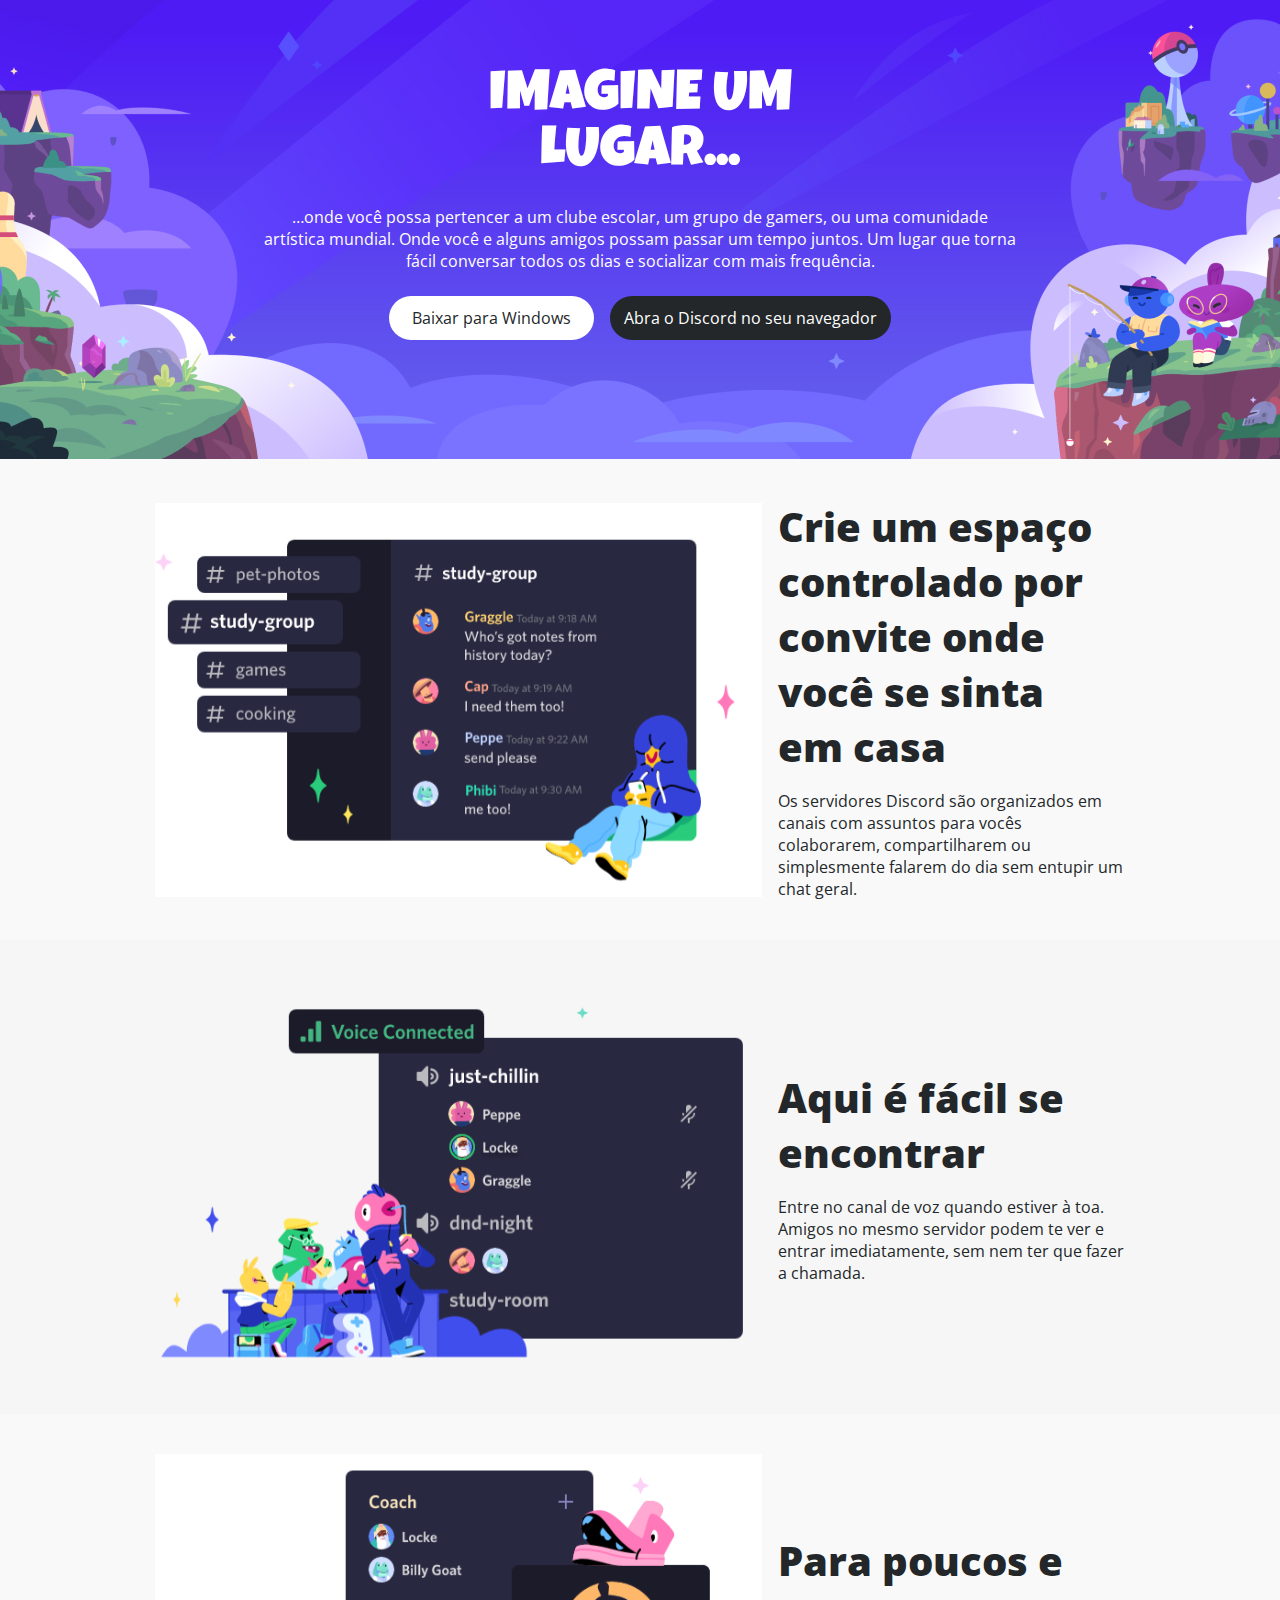
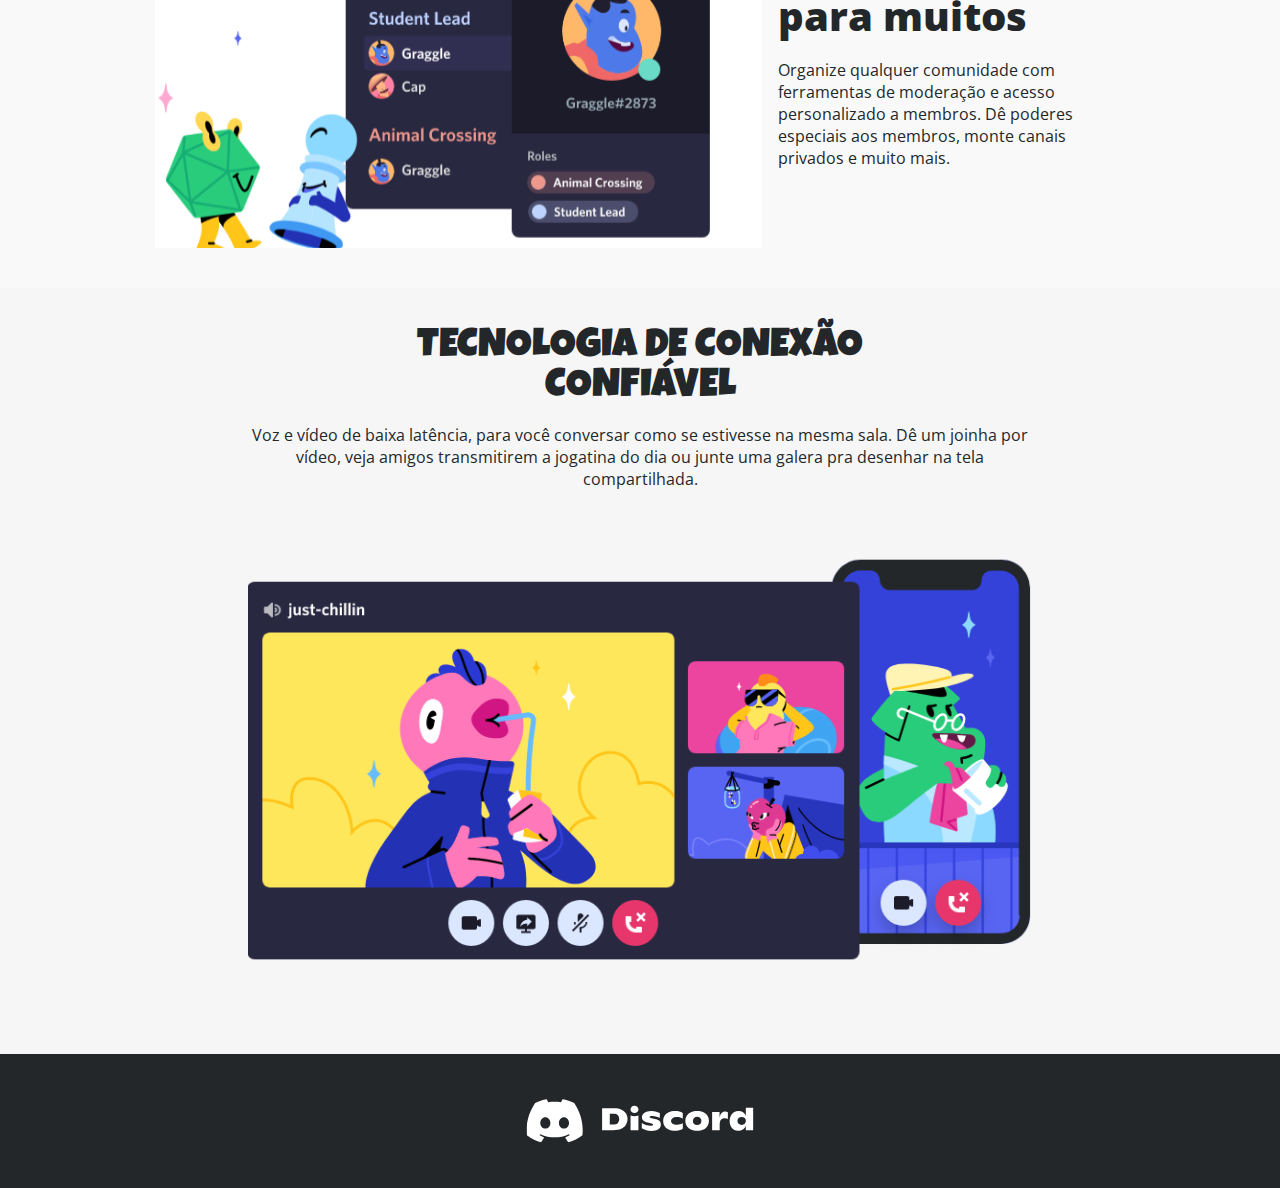
<file: DiscordResponsivo.html>
<!DOCTYPE html>
<html lang="pt-br">
<head>
    <meta charset="UTF-8">
    <meta name="viewport" content="width=device-width, initial-scale=1.0">
    <title>DISCORD | Seu Lugar para Papear e Ficar de De Boa</title>
    <link rel="stylesheet" href="./assets/css/DiscordResponsivo.css">
    <link rel="shortcut icon" href="./assets/images/discord-logo-favicon.png" type="image/x-icon">
</head>
<body>
    
    <header>
        <div class="header-content">
            <div id="title">IMAGINE UM LUGAR...</div>
            <div class="text-01">
                …onde você possa pertencer a um clube escolar, um grupo de gamers, ou uma comunidade artística mundial. 
                Onde você e alguns amigos possam passar um tempo juntos. Um lugar que torna fácil conversar todos os dias 
                e socializar com mais frequência.
            </div>
            <div class="buttons">
                <button class="button-01">Baixar para Windows</button>
                <button class="button-02">Abra o Discord no seu navegador</button>
            </div>
        </div>
    </header>

    <main>
        <section class="section-01">
            <div class="section-image1"></div>
            <div class="section-text">
                <div class="section-title">Crie um espaço controlado por convite onde você se sinta em casa</div>
                <div class="section-sub">Os servidores Discord são organizados em canais com assuntos para vocês colaborarem, 
                    compartilharem ou simplesmente falarem do dia sem entupir um chat geral.
                </div>
            </div>
        </section>
        <section class="section-02">
            <div class="section-image2"></div>
            <div class="section-text">
                <div class="section-title">Aqui é fácil se encontrar</div>
                <div class="section-sub">Entre no canal de voz quando estiver à toa. Amigos no mesmo servidor podem te ver e 
                    entrar imediatamente, sem nem ter que fazer a chamada.
                </div>
            </div>
        </section>
        <section class="section-01">
            <div class="section-image3"></div>
            <div class="section-text">
                <div class="section-title">Para poucos e para muitos</div>
                <div class="section-sub">Organize qualquer comunidade com ferramentas de moderação e acesso personalizado a membros. 
                    Dê poderes especiais aos membros, monte canais privados e muito mais.
                </div>
            </div>
        </section>
        <section class="section-02 section-wide">
            <div class="section-text text-wide">
                <div class="section-title2">TECNOLOGIA DE CONEXÃO CONFIÁVEL</div>
                <div class="section-sub sub-wide">Voz e vídeo de baixa latência, para você conversar como se estivesse na mesma sala. 
                    Dê um joinha por vídeo, veja amigos transmitirem a jogatina do dia ou junte uma galera pra desenhar na tela compartilhada.
                </div>
            </div>
            <div class="section-image4"></div>
        </section>
    </main>

    <footer></footer>
</body>
</html>
</file>
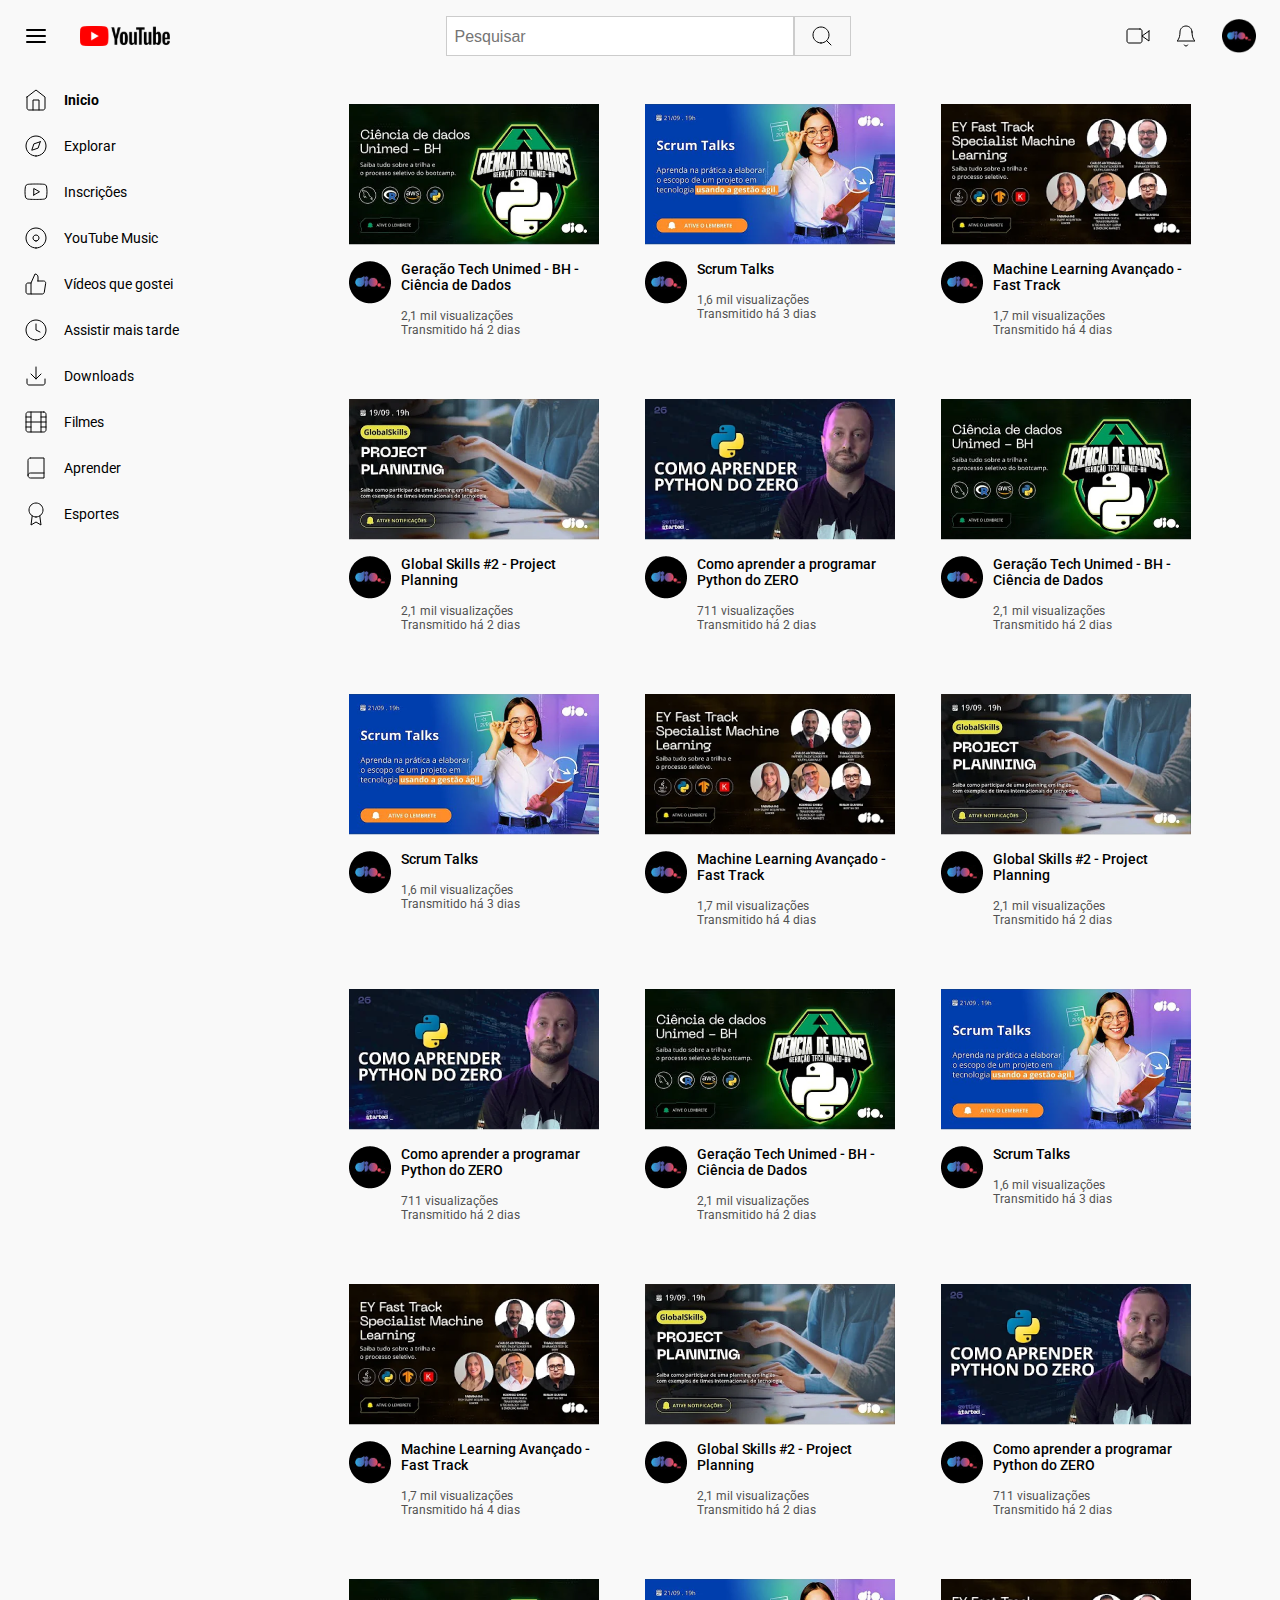
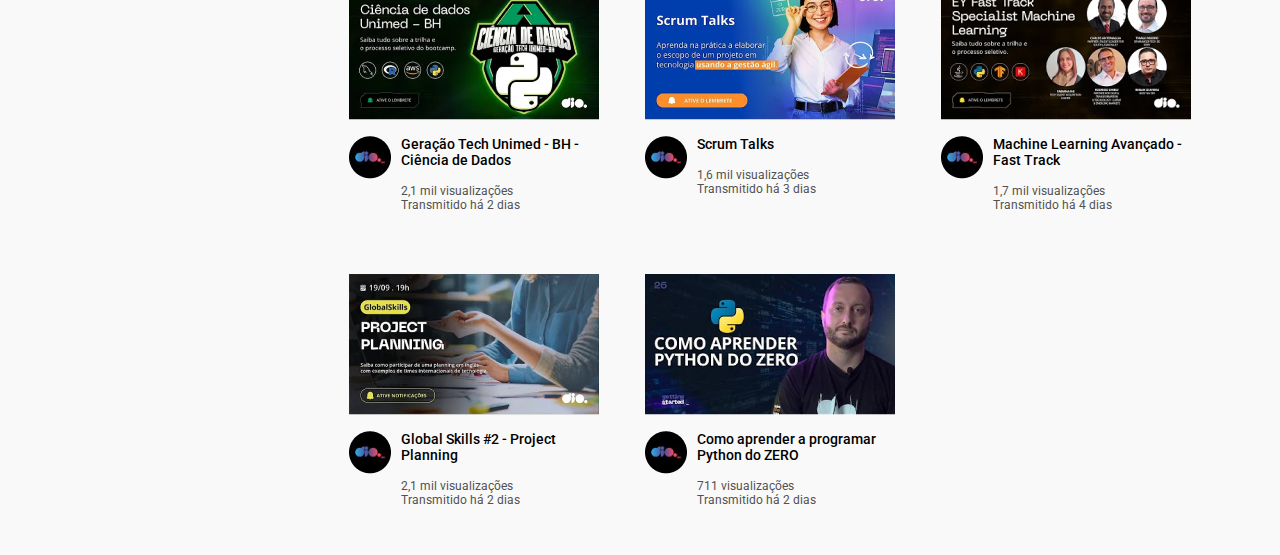
<file: Reproduzindo a Listagem do YouTube-com-Grid-Layout-no-CSS.html>
<!DOCTYPE html>
<html lang="pt-BR">
  <head>
    <meta charset="UTF-8" />
    <meta name="viewport" content="width=device-width, initial-scale=1.0" />
    <title>YouTube - CSS Grid</title>
    <link rel="preconnect" href="https://fonts.googleapis.com" />
    <link rel="preconnect" href="https://fonts.gstatic.com" crossorigin />
    <link
      href="https://fonts.googleapis.com/css2?family=Roboto:wght@400;500;700&display=swap"
      rel="stylesheet"
    />
    <link rel="stylesheet" href="assets/css/main.css" />
  </head>
  <body>
    <header class="main-header">
      <div class="main-header-left-controls">
        <a href="#" target="_self">
          <img src="assets/images/menu.svg" alt="" />
        </a>
        <a href="#" target="_self">
          <img
            src="assets/images/youtube-logo.svg"
            alt="Youtube Logo"
            width="90"
          />
        </a>
      </div>
      <div class="main-header-search-controls">
        <input type="search" name="search" value="" placeholder="Pesquisar" />
        <button type="submit" id="search" title="Pesquisar">
          <img src="assets/images/search.svg" alt="" />
        </button>
      </div>
      <div class="main-header-right-controls">
        <a href="#" title="Enviar">
          <img src="assets/images/video.svg" alt="" />
        </a>
        <a href="#" title="Notificações">
          <img src="assets/images/bell.svg" alt="" />
        </a>
        <a href="#" title="Perfil">
          <img src="assets/images/dio-profile.png" alt="" width="34" />
        </a>
      </div>
    </header>
    <div class="grid-container">
      <aside>
        <nav class="left-side-nav">
          <ul>
            <li>
              <a class="active" href="#" target="_self" title="Inicio">
                <img src="assets/images/home.svg" alt="" />
                <span>Inicio</span>
              </a>
            </li>
            <li>
              <a href="#" target="_self" title="Explorar">
                <img src="assets/images/compass.svg" alt="" />
                <span>Explorar</span>
              </a>
            </li>
            <li>
              <a href="#" target="_self" title="Inscrições">
                <img src="assets/images/youtube.svg" alt="" />
                <span>Inscrições</span>
              </a>
            </li>
            <li>
              <a href="#" target="_self" title="YouTube Music">
                <img src="assets/images/disc.svg" alt="" />
                <span>YouTube Music</span>
              </a>
            </li>
            <li>
              <a href="#" target="_self" title="Vídeos que gostei">
                <img src="assets/images/thumbs-up.svg" alt="" />
                <span>Vídeos que gostei</span>
              </a>
            </li>
            <li>
              <a href="#" target="_self" title="Assistir mais tarde">
                <img src="assets/images/clock.svg" alt="" />
                <span>Assistir mais tarde</span>
              </a>
            </li>
            <li>
              <a href="#" target="_self" title="Downloads">
                <img src="assets/images/download.svg" alt="" />
                <span>Downloads</span>
              </a>
            </li>
            <li>
              <a href="#" target="_self" title="Filmes">
                <img src="assets/images/film.svg" alt="" /> <span>Filmes</span>
              </a>
            </li>
            <li>
              <a href="#" target="_self" title="Aprender">
                <img src="assets/images/book.svg" alt="" />
                <span>Aprender</span>
              </a>
            </li>
            <li>
              <a href="#" target="_self" title="Esportes">
                <img src="assets/images/award.svg" alt="" />
                <span>Esportes</span>
              </a>
            </li>
          </ul>
        </nav>
      </aside>
      <main>
        <article>
          <div class="video-thumb">
            <a href="#"><img src="assets/images/01.png" alt="" /> </a>
          </div>
          <header>
            <div class="video-info">
              <a href="#" title="Dio"
                ><img src="assets/images/dio-profile.png" alt="DIO" />
              </a>
              <div>
                <h2>
                  <a
                    href="#"
                    title="Geração Tech Unimed - BH - Ciência de Dados"
                    >Geração Tech Unimed - BH - Ciência de Dados</a
                  >
                </h2>
                <div class="video-views">
                  2,1 mil visualizações <span>Transmitido há 2 dias</span>
                </div>
              </div>
            </div>
          </header>
        </article>
        <article>
          <div class="video-thumb">
            <a href="#"><img src="assets/images/02.png" alt="" /> </a>
          </div>
          <header>
            <div class="video-info">
              <a href="#" title="Dio"
                ><img src="assets/images/dio-profile.png" alt="DIO" />
              </a>
              <div>
                <h2>
                  <a
                    href="#"
                    title="Geração Tech Unimed - BH - Ciência de Dados"
                    >Scrum Talks</a
                  >
                </h2>
                <div class="video-views">
                  1,6 mil visualizações <span>Transmitido há 3 dias</span>
                </div>
              </div>
            </div>
          </header>
        </article>
        <article>
          <div class="video-thumb">
            <a href="#"><img src="assets/images/03.png" alt="" /> </a>
          </div>
          <header>
            <div class="video-info">
              <a href="#" title="Dio"
                ><img src="assets/images/dio-profile.png" alt="DIO" />
              </a>
              <div>
                <h2>
                  <a
                    href="#"
                    title="Geração Tech Unimed - BH - Ciência de Dados"
                    >Machine Learning Avançado - Fast Track</a
                  >
                </h2>
                <div class="video-views">
                  1,7 mil visualizações <span>Transmitido há 4 dias</span>
                </div>
              </div>
            </div>
          </header>
        </article>
        <article>
          <div class="video-thumb">
            <a href="#"><img src="assets/images/04.png" alt="" /> </a>
          </div>
          <header>
            <div class="video-info">
              <a href="#" title="Dio"
                ><img src="assets/images/dio-profile.png" alt="DIO" />
              </a>
              <div>
                <h2>
                  <a
                    href="#"
                    title="Geração Tech Unimed - BH - Ciência de Dados"
                    >Global Skills #2 - Project Planning</a
                  >
                </h2>
                <div class="video-views">
                  2,1 mil visualizações <span>Transmitido há 2 dias</span>
                </div>
              </div>
            </div>
          </header>
        </article>
        <article>
          <div class="video-thumb">
            <a href="#"><img src="assets/images/05.png" alt="" /> </a>
          </div>
          <header>
            <div class="video-info">
              <a href="#" title="Dio"
                ><img src="assets/images/dio-profile.png" alt="DIO" />
              </a>
              <div>
                <h2>
                  <a
                    href="#"
                    title="Geração Tech Unimed - BH - Ciência de Dados"
                    >Como aprender a programar Python do ZERO</a
                  >
                </h2>
                <div class="video-views">
                  711 visualizações <span>Transmitido há 2 dias</span>
                </div>
              </div>
            </div>
          </header>
        </article>
        <article>
          <div class="video-thumb">
            <a href="#"><img src="assets/images/01.png" alt="" /> </a>
          </div>
          <header>
            <div class="video-info">
              <a href="#" title="Dio"
                ><img src="assets/images/dio-profile.png" alt="DIO" />
              </a>
              <div>
                <h2>
                  <a
                    href="#"
                    title="Geração Tech Unimed - BH - Ciência de Dados"
                    >Geração Tech Unimed - BH - Ciência de Dados</a
                  >
                </h2>
                <div class="video-views">
                  2,1 mil visualizações <span>Transmitido há 2 dias</span>
                </div>
              </div>
            </div>
          </header>
        </article>
        <article>
          <div class="video-thumb">
            <a href="#"><img src="assets/images/02.png" alt="" /> </a>
          </div>
          <header>
            <div class="video-info">
              <a href="#" title="Dio"
                ><img src="assets/images/dio-profile.png" alt="DIO" />
              </a>
              <div>
                <h2>
                  <a
                    href="#"
                    title="Geração Tech Unimed - BH - Ciência de Dados"
                    >Scrum Talks</a
                  >
                </h2>
                <div class="video-views">
                  1,6 mil visualizações <span>Transmitido há 3 dias</span>
                </div>
              </div>
            </div>
          </header>
        </article>
        <article>
          <div class="video-thumb">
            <a href="#"><img src="assets/images/03.png" alt="" /> </a>
          </div>
          <header>
            <div class="video-info">
              <a href="#" title="Dio"
                ><img src="assets/images/dio-profile.png" alt="DIO" />
              </a>
              <div>
                <h2>
                  <a
                    href="#"
                    title="Geração Tech Unimed - BH - Ciência de Dados"
                    >Machine Learning Avançado - Fast Track</a
                  >
                </h2>
                <div class="video-views">
                  1,7 mil visualizações <span>Transmitido há 4 dias</span>
                </div>
              </div>
            </div>
          </header>
        </article>
        <article>
          <div class="video-thumb">
            <a href="#"><img src="assets/images/04.png" alt="" /> </a>
          </div>
          <header>
            <div class="video-info">
              <a href="#" title="Dio"
                ><img src="assets/images/dio-profile.png" alt="DIO" />
              </a>
              <div>
                <h2>
                  <a
                    href="#"
                    title="Geração Tech Unimed - BH - Ciência de Dados"
                    >Global Skills #2 - Project Planning</a
                  >
                </h2>
                <div class="video-views">
                  2,1 mil visualizações <span>Transmitido há 2 dias</span>
                </div>
              </div>
            </div>
          </header>
        </article>
        <article>
          <div class="video-thumb">
            <a href="#"><img src="assets/images/05.png" alt="" /> </a>
          </div>
          <header>
            <div class="video-info">
              <a href="#" title="Dio"
                ><img src="assets/images/dio-profile.png" alt="DIO" />
              </a>
              <div>
                <h2>
                  <a
                    href="#"
                    title="Geração Tech Unimed - BH - Ciência de Dados"
                    >Como aprender a programar Python do ZERO</a
                  >
                </h2>
                <div class="video-views">
                  711 visualizações <span>Transmitido há 2 dias</span>
                </div>
              </div>
            </div>
          </header>
        </article>
        <article>
          <div class="video-thumb">
            <a href="#"><img src="assets/images/01.png" alt="" /> </a>
          </div>
          <header>
            <div class="video-info">
              <a href="#" title="Dio"
                ><img src="assets/images/dio-profile.png" alt="DIO" />
              </a>
              <div>
                <h2>
                  <a
                    href="#"
                    title="Geração Tech Unimed - BH - Ciência de Dados"
                    >Geração Tech Unimed - BH - Ciência de Dados</a
                  >
                </h2>
                <div class="video-views">
                  2,1 mil visualizações <span>Transmitido há 2 dias</span>
                </div>
              </div>
            </div>
          </header>
        </article>
        <article>
          <div class="video-thumb">
            <a href="#"><img src="assets/images/02.png" alt="" /> </a>
          </div>
          <header>
            <div class="video-info">
              <a href="#" title="Dio"
                ><img src="assets/images/dio-profile.png" alt="DIO" />
              </a>
              <div>
                <h2>
                  <a
                    href="#"
                    title="Geração Tech Unimed - BH - Ciência de Dados"
                    >Scrum Talks</a
                  >
                </h2>
                <div class="video-views">
                  1,6 mil visualizações <span>Transmitido há 3 dias</span>
                </div>
              </div>
            </div>
          </header>
        </article>
        <article>
          <div class="video-thumb">
            <a href="#"><img src="assets/images/03.png" alt="" /> </a>
          </div>
          <header>
            <div class="video-info">
              <a href="#" title="Dio"
                ><img src="assets/images/dio-profile.png" alt="DIO" />
              </a>
              <div>
                <h2>
                  <a
                    href="#"
                    title="Geração Tech Unimed - BH - Ciência de Dados"
                    >Machine Learning Avançado - Fast Track</a
                  >
                </h2>
                <div class="video-views">
                  1,7 mil visualizações <span>Transmitido há 4 dias</span>
                </div>
              </div>
            </div>
          </header>
        </article>
        <article>
          <div class="video-thumb">
            <a href="#"><img src="assets/images/04.png" alt="" /> </a>
          </div>
          <header>
            <div class="video-info">
              <a href="#" title="Dio"
                ><img src="assets/images/dio-profile.png" alt="DIO" />
              </a>
              <div>
                <h2>
                  <a
                    href="#"
                    title="Geração Tech Unimed - BH - Ciência de Dados"
                    >Global Skills #2 - Project Planning</a
                  >
                </h2>
                <div class="video-views">
                  2,1 mil visualizações <span>Transmitido há 2 dias</span>
                </div>
              </div>
            </div>
          </header>
        </article>
        <article>
          <div class="video-thumb">
            <a href="#"><img src="assets/images/05.png" alt="" /> </a>
          </div>
          <header>
            <div class="video-info">
              <a href="#" title="Dio"
                ><img src="assets/images/dio-profile.png" alt="DIO" />
              </a>
              <div>
                <h2>
                  <a
                    href="#"
                    title="Geração Tech Unimed - BH - Ciência de Dados"
                    >Como aprender a programar Python do ZERO</a
                  >
                </h2>
                <div class="video-views">
                  711 visualizações <span>Transmitido há 2 dias</span>
                </div>
              </div>
            </div>
          </header>
        </article>
        <article>
          <div class="video-thumb">
            <a href="#"><img src="assets/images/01.png" alt="" /> </a>
          </div>
          <header>
            <div class="video-info">
              <a href="#" title="Dio"
                ><img src="assets/images/dio-profile.png" alt="DIO" />
              </a>
              <div>
                <h2>
                  <a
                    href="#"
                    title="Geração Tech Unimed - BH - Ciência de Dados"
                    >Geração Tech Unimed - BH - Ciência de Dados</a
                  >
                </h2>
                <div class="video-views">
                  2,1 mil visualizações <span>Transmitido há 2 dias</span>
                </div>
              </div>
            </div>
          </header>
        </article>
        <article>
          <div class="video-thumb">
            <a href="#"><img src="assets/images/02.png" alt="" /> </a>
          </div>
          <header>
            <div class="video-info">
              <a href="#" title="Dio"
                ><img src="assets/images/dio-profile.png" alt="DIO" />
              </a>
              <div>
                <h2>
                  <a
                    href="#"
                    title="Geração Tech Unimed - BH - Ciência de Dados"
                    >Scrum Talks</a
                  >
                </h2>
                <div class="video-views">
                  1,6 mil visualizações <span>Transmitido há 3 dias</span>
                </div>
              </div>
            </div>
          </header>
        </article>
        <article>
          <div class="video-thumb">
            <a href="#"><img src="assets/images/03.png" alt="" /> </a>
          </div>
          <header>
            <div class="video-info">
              <a href="#" title="Dio"
                ><img src="assets/images/dio-profile.png" alt="DIO" />
              </a>
              <div>
                <h2>
                  <a
                    href="#"
                    title="Geração Tech Unimed - BH - Ciência de Dados"
                    >Machine Learning Avançado - Fast Track</a
                  >
                </h2>
                <div class="video-views">
                  1,7 mil visualizações <span>Transmitido há 4 dias</span>
                </div>
              </div>
            </div>
          </header>
        </article>
        <article>
          <div class="video-thumb">
            <a href="#"><img src="assets/images/04.png" alt="" /> </a>
          </div>
          <header>
            <div class="video-info">
              <a href="#" title="Dio"
                ><img src="assets/images/dio-profile.png" alt="DIO" />
              </a>
              <div>
                <h2>
                  <a
                    href="#"
                    title="Geração Tech Unimed - BH - Ciência de Dados"
                    >Global Skills #2 - Project Planning</a
                  >
                </h2>
                <div class="video-views">
                  2,1 mil visualizações <span>Transmitido há 2 dias</span>
                </div>
              </div>
            </div>
          </header>
        </article>
        <article>
          <div class="video-thumb">
            <a href="#"><img src="assets/images/05.png" alt="" /> </a>
          </div>
          <header>
            <div class="video-info">
              <a href="#" title="Dio"
                ><img src="assets/images/dio-profile.png" alt="DIO" />
              </a>
              <div>
                <h2>
                  <a
                    href="#"
                    title="Geração Tech Unimed - BH - Ciência de Dados"
                    >Como aprender a programar Python do ZERO</a
                  >
                </h2>
                <div class="video-views">
                  711 visualizações <span>Transmitido há 2 dias</span>
                </div>
              </div>
            </div>
          </header>
        </article>
      </main>
    </div>
  </body>
</html>
</file>
<file: assets/css/DiscordResponsivo.css>
@import url('https://fonts.googleapis.com/css2?family=Luckiest+Guy&family=Open+Sans:ital,wght@0,300;0,400;0,500;0,600;0,700;0,800;1,300;1,400;1,500;1,600;1,700;1,800&display=swap');
@import url(./reset.css);

body {
    display: flex;
    flex-direction: column;
    justify-content: center;
    align-items: center;
    width: 100vw;
}

header {
    display: flex;
    flex-direction: column;
    align-items: center;
    width: inherit;
    height: 506px;
    background: url(../images/header-background.svg);
    background-repeat: no-repeat;
    background-position: center;
    background-size: cover;
}

.header-content {
    display: flex;
    flex-direction: column;
    padding: 0px 24px;
    gap: 24px;
    margin: 70px 0;
}

#title {
    width: 278px;
    color: #fff;
    font-family: Luckiest Guy;
    font-size: 32px;
    font-weight: 400;
}

.text-01 {
    width: 381px;
    color: #FFF;
    font-family: Open Sans;
    font-size: 16px;
    font-weight: 400;
}

.buttons {
    display: flex;
    flex-direction: column;
    gap: 16px;
}

button {
    width: 381px;   
    height: 54px;
    border-radius: 28px;
    text-align: center;
    font-family: Open Sans;
    font-size: 16px;
    font-weight: 400;
    border: none;
}

.button-01 {
    background: #FFF;
    color: #23272A;
}

.button-02 {
    background: #23272A;
    color: #FFF;
}

main {
    display: flex;
    flex-direction: column;
    width: 100%;
    justify-content: center;
    align-items: center;
}

.section-image1 {
    background: url(../images/section-image1.svg), lightgray 50% / cover no-repeat;
    background-repeat: no-repeat;
    background-position: center;
    background-size: cover;
    width: 88.55vw;
    height: 58.87vw;
}

.section-image2 {
    background: url(../images/section-image2.svg), lightgray 50% / cover no-repeat;
    width: 379px;
    height: 252px;
}

.section-image3 {
    background: url(../images/section-image3.svg), lightgray 50% / cover no-repeat;
    width: 379px;
    height: 252px;
}

.section-image4 {
    background: url(../images/section-image4.svg), lightgray 50% / cover no-repeat;
    width: 379px;
    height: 252px;
    background-size: contain;
}

.section-text {
    display: flex;
    flex-direction: column;
    gap: 27px;
}

.section-01 {
    display: flex;
    flex-direction: column;
    padding: 40px 24px;
    justify-content: center;
    align-items: center;
    gap: 27px;
    width: 100%;
}

.section-02 {
    display: flex;
    flex-direction: column;
    padding: 40px 24px;
    justify-content: center;
    align-items: center;
    gap: 27px;
    background: #F6F6F6;
    width: 100%;
}

.section-title {
    width: 370px;
    color: #23272A;
    font-family: Open Sans;
    font-size: 24px;
    font-weight: 800;
}

.section-sub {
    width: 378px;
    color: #23272A;
    font-family: Open Sans;
    font-size: 16px;
    font-weight: 400;
}

.section-title2 {
    width: 376px;
    color: #23272A;
    font-family: Luckiest Guy;
    font-size: 32px;
    font-weight: 400;
}

footer {
    display: flex;
    width: 100%;
    height: 140px;
    justify-content: center;
    align-items: center;
    background: #23272A;
    background-image: url("../images/discord-logo.svg");
    background-repeat: no-repeat;
    background-position: center;
}

@media screen and (min-width: 1170px), (orientation: landscape) {

    header {
        width: 100%;
        height: 459px;
        background: url(../images/header-background.jpg);
        background-repeat: no-repeat;
        background-position: center;
        background-size: cover;
    }

    .header-content {
        display: flex;
        flex-direction: column;
        justify-content: center;
        align-items: center;
        gap: 24px;
    }
    
    #title {
        width: 313px;
        color: #fff;
        text-align: center;
        font-family: Luckiest Guy;
        font-size: 56px;
        font-weight: 400;
    }
    
    .text-01 {
        width: 757px;
        text-align: center;
        color: #FFF;
        font-family: Open Sans;
        font-size: 16px;
        font-weight: 400;
    }
    
    .buttons {
        display: flex;
        flex-direction: row;
        gap: 16px;
    }
    
    button {
        height: 44px;
        border-radius: 28px;
        text-align: center;
        font-family: Open Sans;
        font-size: 16px;
        font-weight: 400;
        border: none;
    }
    
    .button-01 {
        width: 205px;  
        background: #FFF;
        color: #23272A;
    }
    
    .button-02 {
        width: 281px;  
        background: #23272A;
        color: #FFF;
    }
    
    main {
        display: flex;
        flex-direction: column;
        width: 100%;
        justify-content: center;
        align-items: center;
    }

    .section-text {
        display: flex;
        flex-direction: column;
        gap: 16px;
    }

    .section-image1 {
        background: url(../images/section-image1.svg), lightgray 50% / cover no-repeat;
        background-repeat: no-repeat;
        background-size: cover;
        width: 607px;
        height: 394px;
    }
    
    .section-image2 {
        background: url(../images/section-image2.svg), lightgray 50% / cover no-repeat;
        background-repeat: no-repeat;
        background-size: cover;
        width: 607px;
        height: 394px;
    }
    
    .section-image3 {
        background: url(../images/section-image3.svg), lightgray 50% / cover no-repeat;
        background-repeat: no-repeat;
        background-size: cover;
        width: 607px;
        height: 394px;
    }
    
    .section-image4 {
        background: url(../images/section-image4.svg), lightgray 50% / cover no-repeat;
        background-repeat: no-repeat;
        background-size: cover;
        width: 784px;
        height: 508px;
       }
    
    .section-01 {
        display: flex;
        flex-direction: row;
        align-items: center;
        justify-content: center;
        gap: 16px;
        width: 100%;
    }
    
    .section-02 {
        display: flex;
        flex-direction: row;
        align-items: center;
        justify-content: center;
        gap: 16px;
        background: #F6F6F6;
        width: 100%;
    }

    .section-wide {
        display: flex;
        flex-direction: column;
        align-items: center;
        justify-content: center;
        padding: 40px 0px;
        gap: 16px;
        background: #F6F6F6;
        width: 100%;
    }
    
    .section-title {
        width: 329px;
        color: #23272A;
        font-family: Open Sans;
        font-size: 40px;
        font-weight: 800;
    }
    
    .section-sub {
        width: 348px;
        color: #23272A;
        font-family: Open Sans;
        font-size: 16px;
        font-weight: 400;
    }
    
    .section-title2 {
        width: 608px;
        color: #23272A;
        font-family: Luckiest Guy;
        font-size: 40px;
        font-weight: 400;
        text-align: center;
    }

    .sub-wide {
        width: 802px;
        color: #23272A;
        font-family: Open Sans;
        font-size: 16px;
        font-weight: 400;
        text-align: center;
    }

    .text-wide {
        display: flex;
        flex-direction: column;
        justify-content: center;
        align-items: center;
        gap: 16px;
    }
    
    footer {
        display: flex;
        width: 100%;
        height: 134px;
        justify-content: center;
        align-items: center;
        background: #23272A;
        background-image: url("../images/discord-logo.svg");
        background-repeat: no-repeat;
        background-position: center;
        background-size: 230px 63px;

    }

}
</file>
<file: assets/css/main.css>
@import url("reset.css");
@import url("header.css");
@import url("nav.css");
@import url("content.css");

.grid-container {
  display: grid;
  grid-template-columns: 240px auto;
  padding: 16px 24px;
  gap: 20px;
}
</file>
